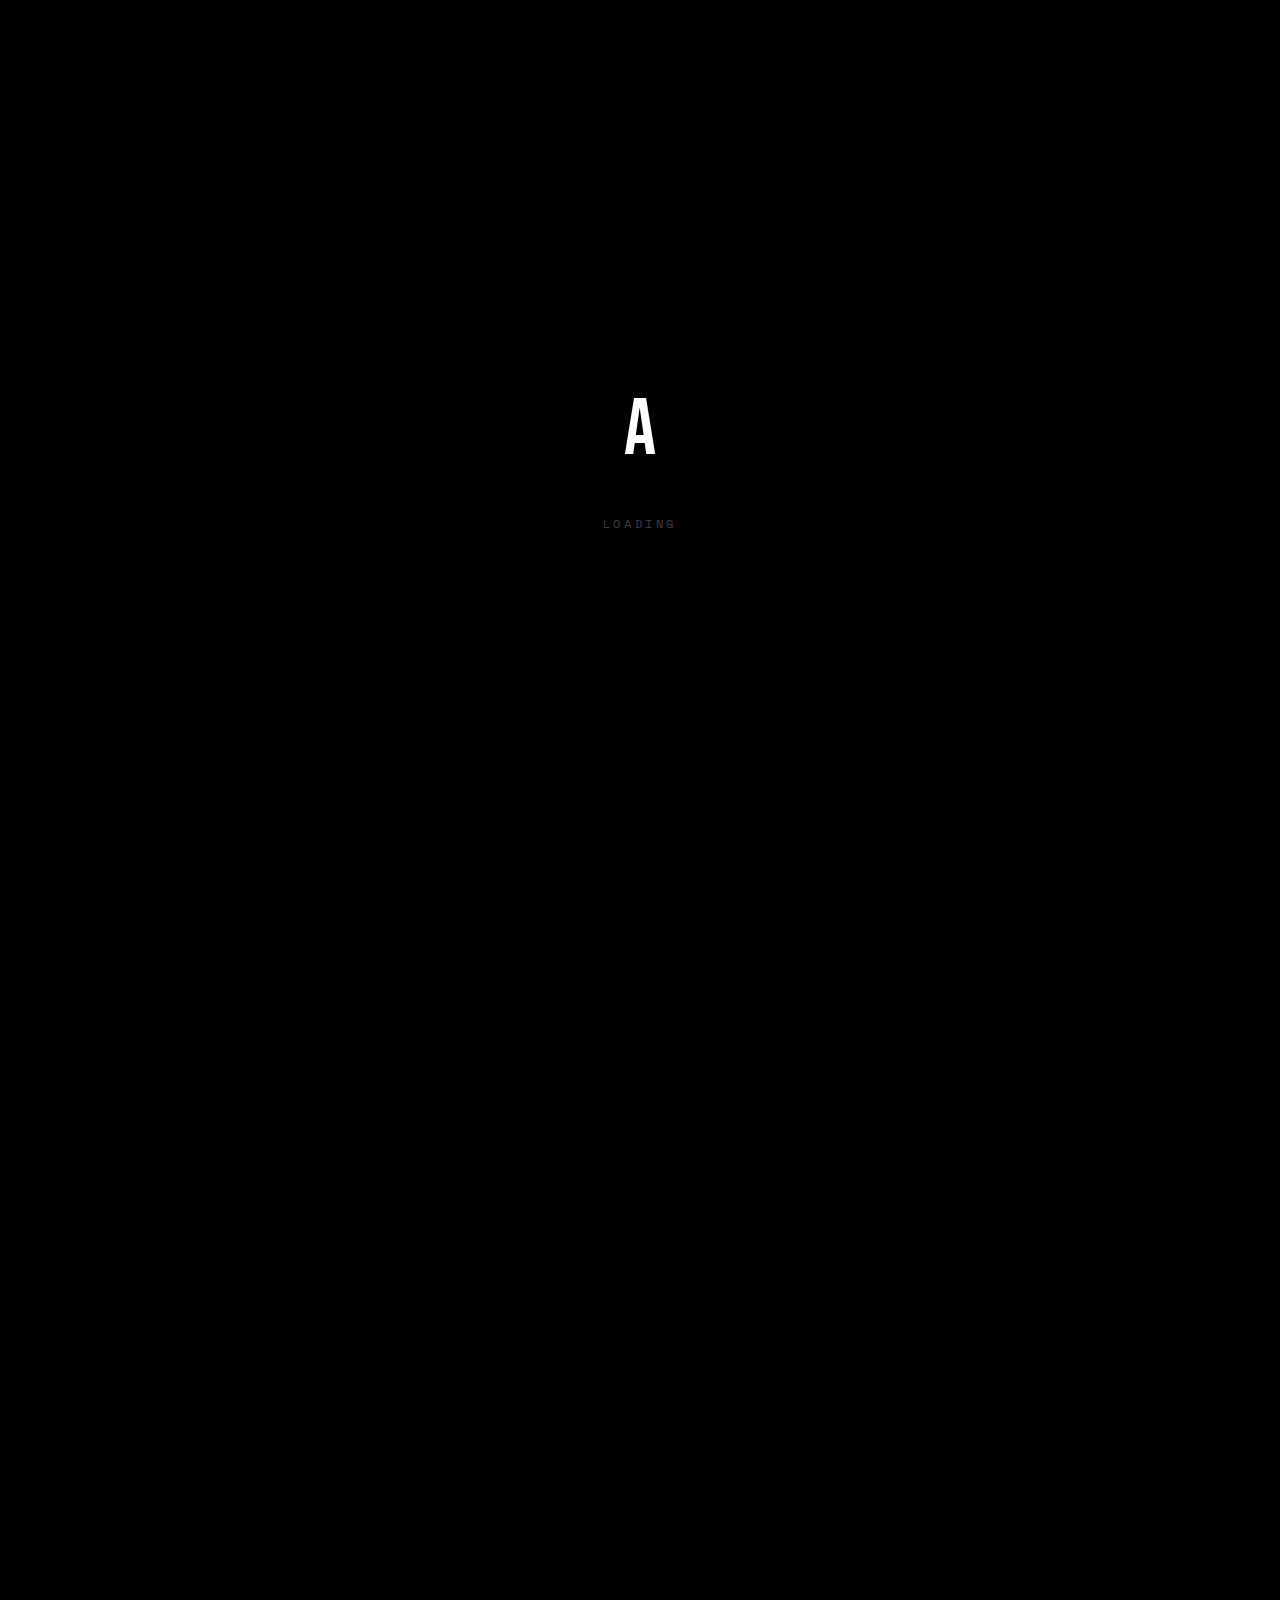
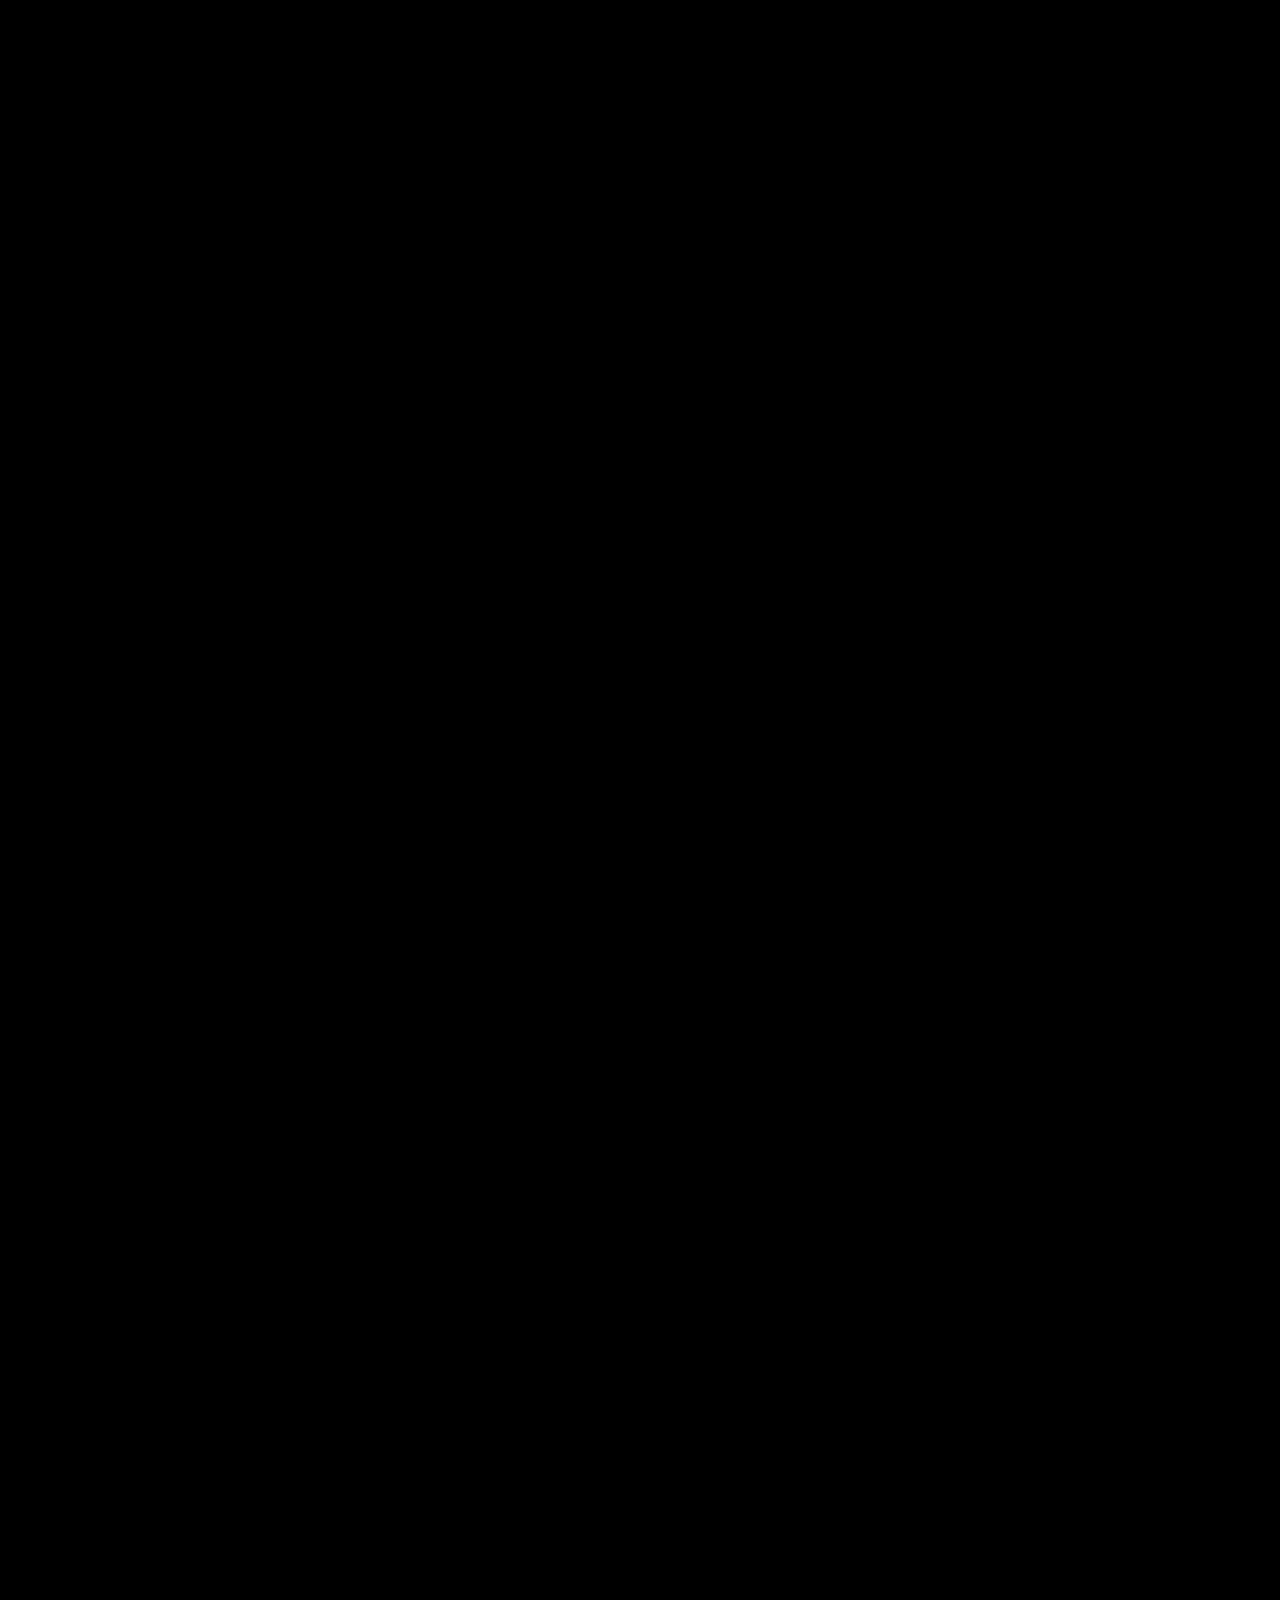
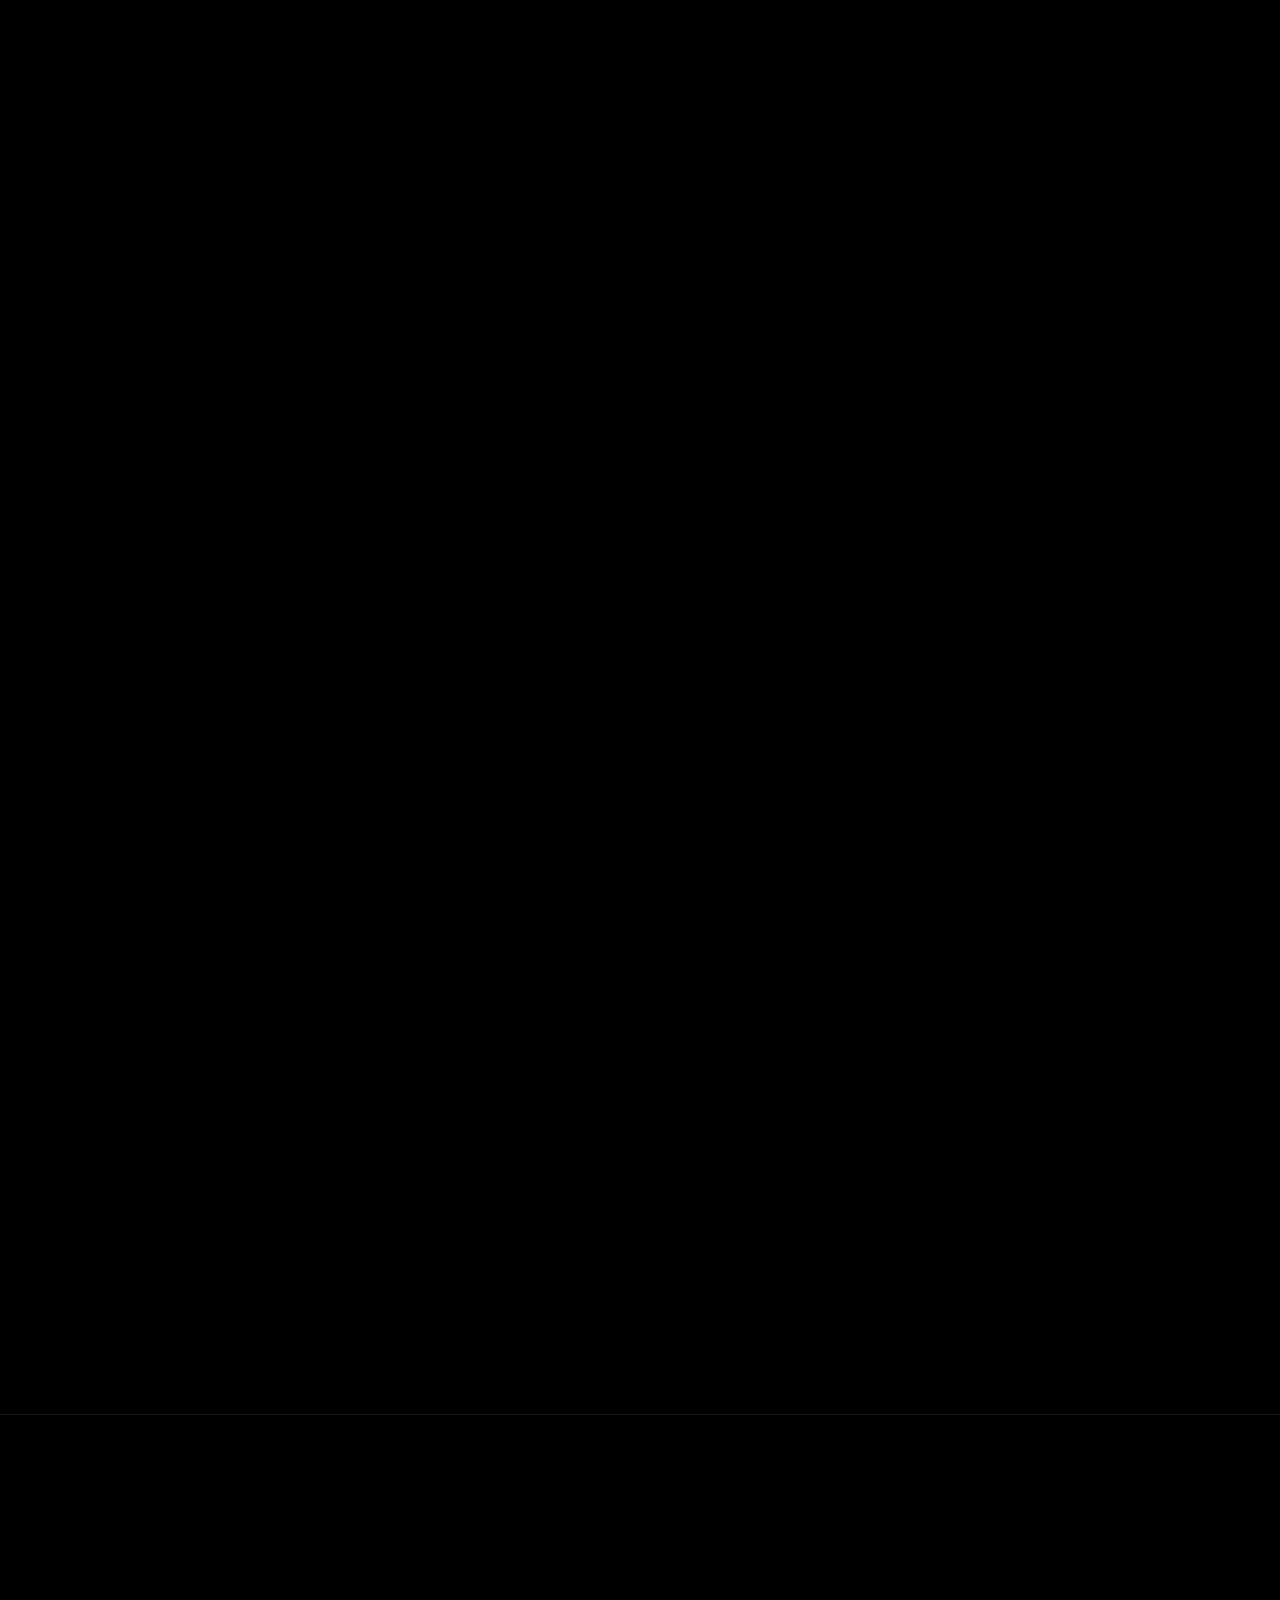
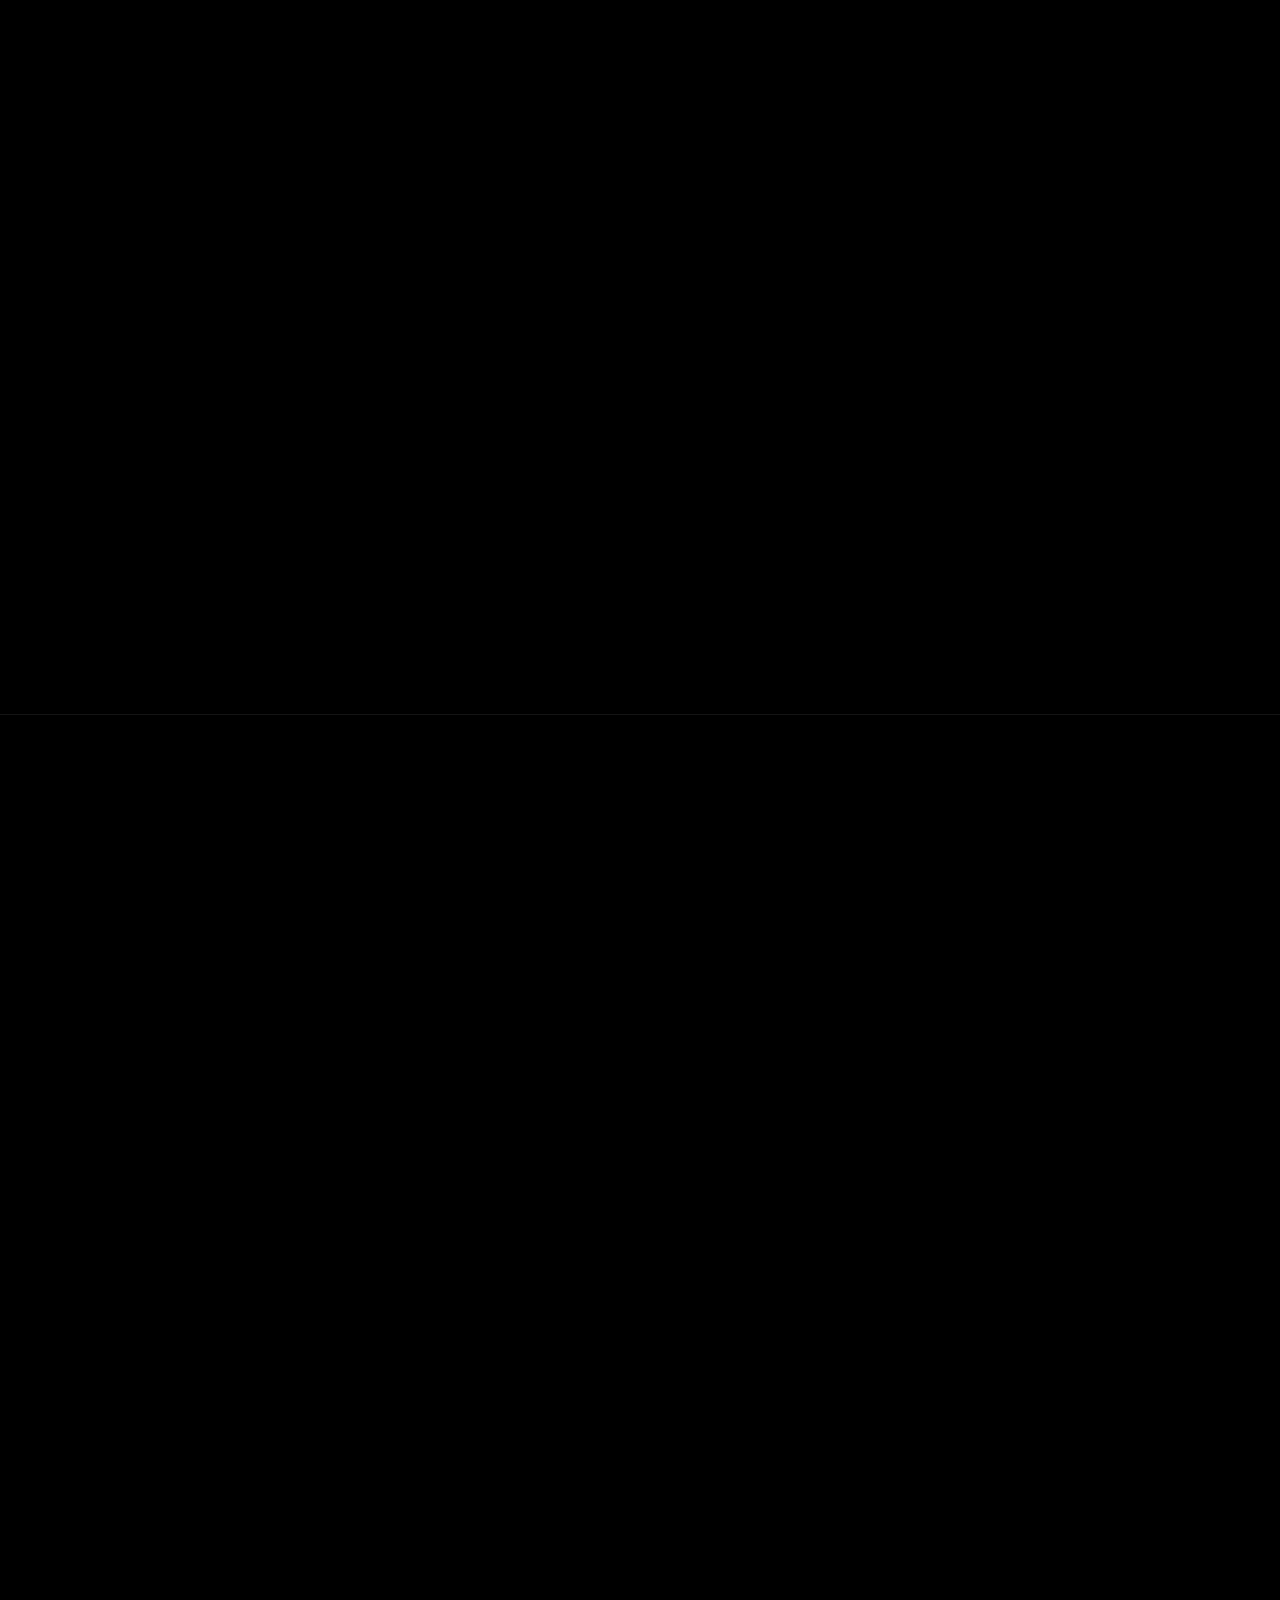
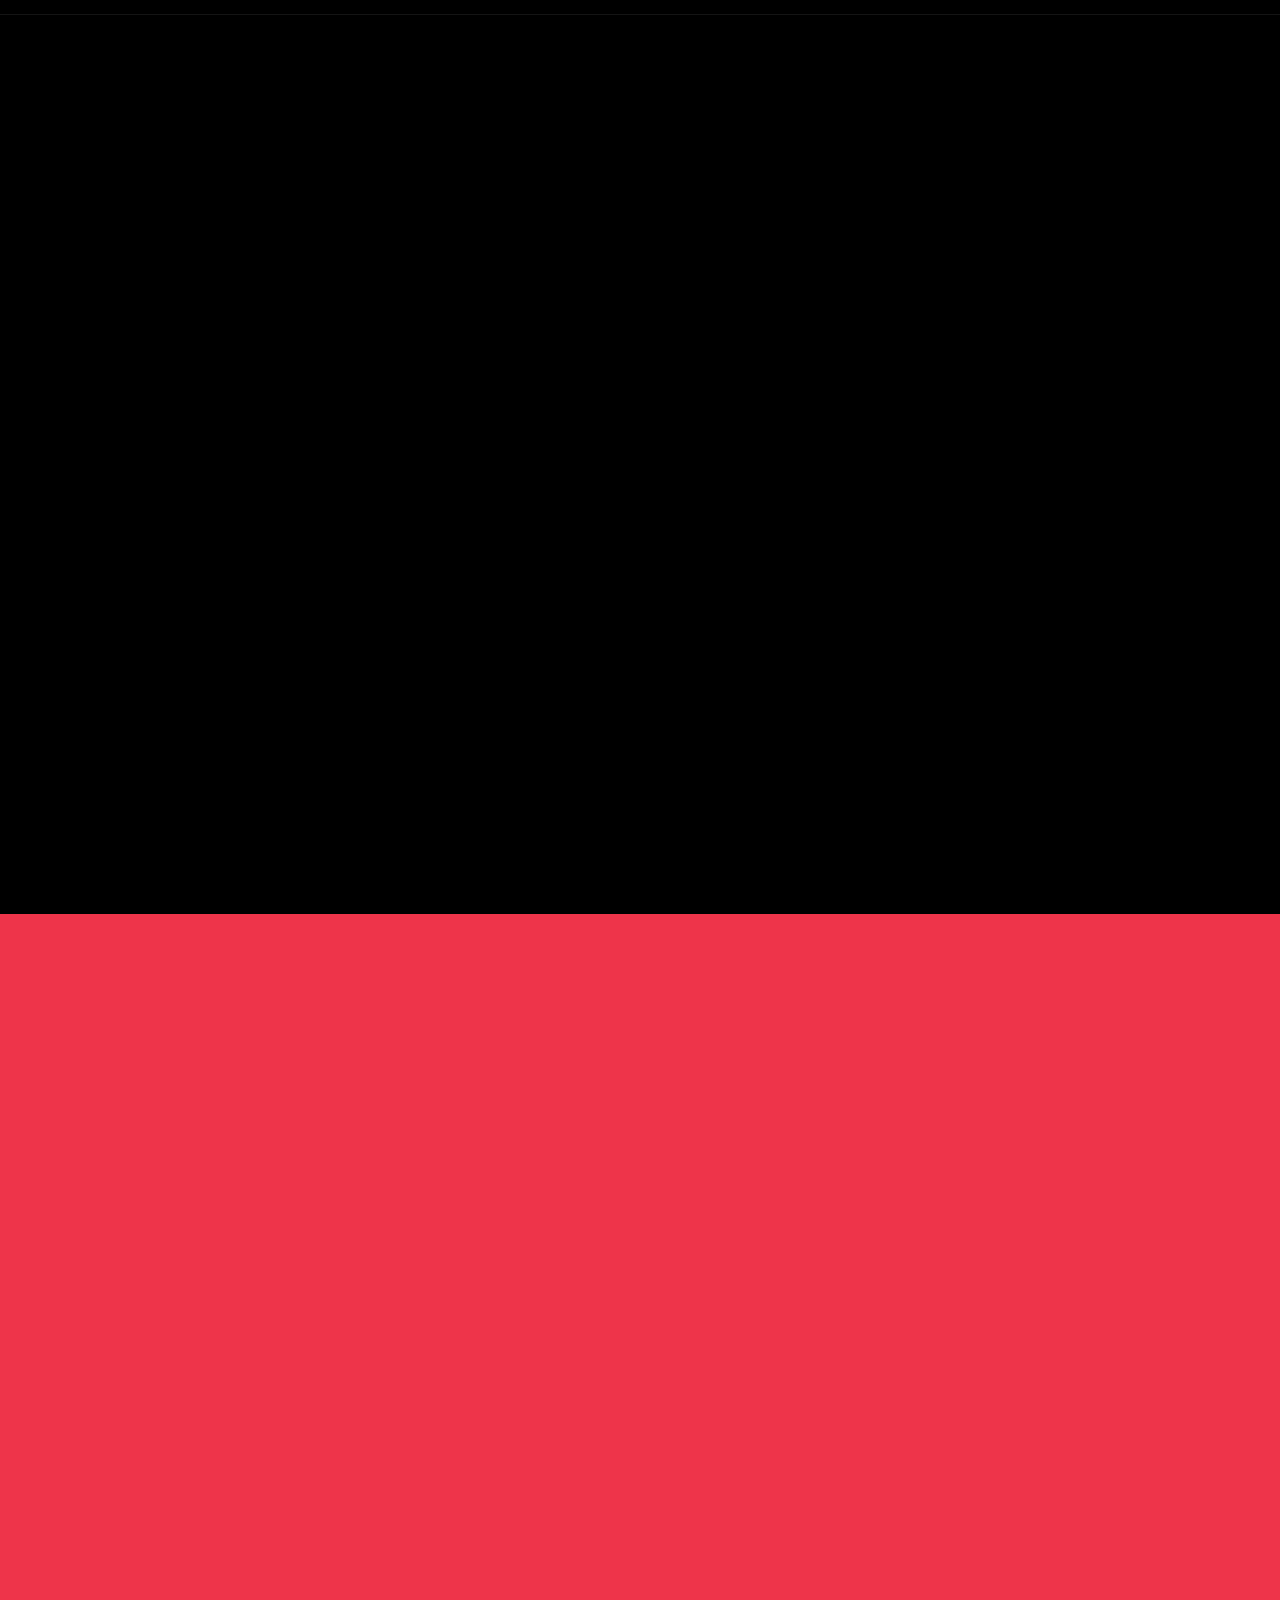
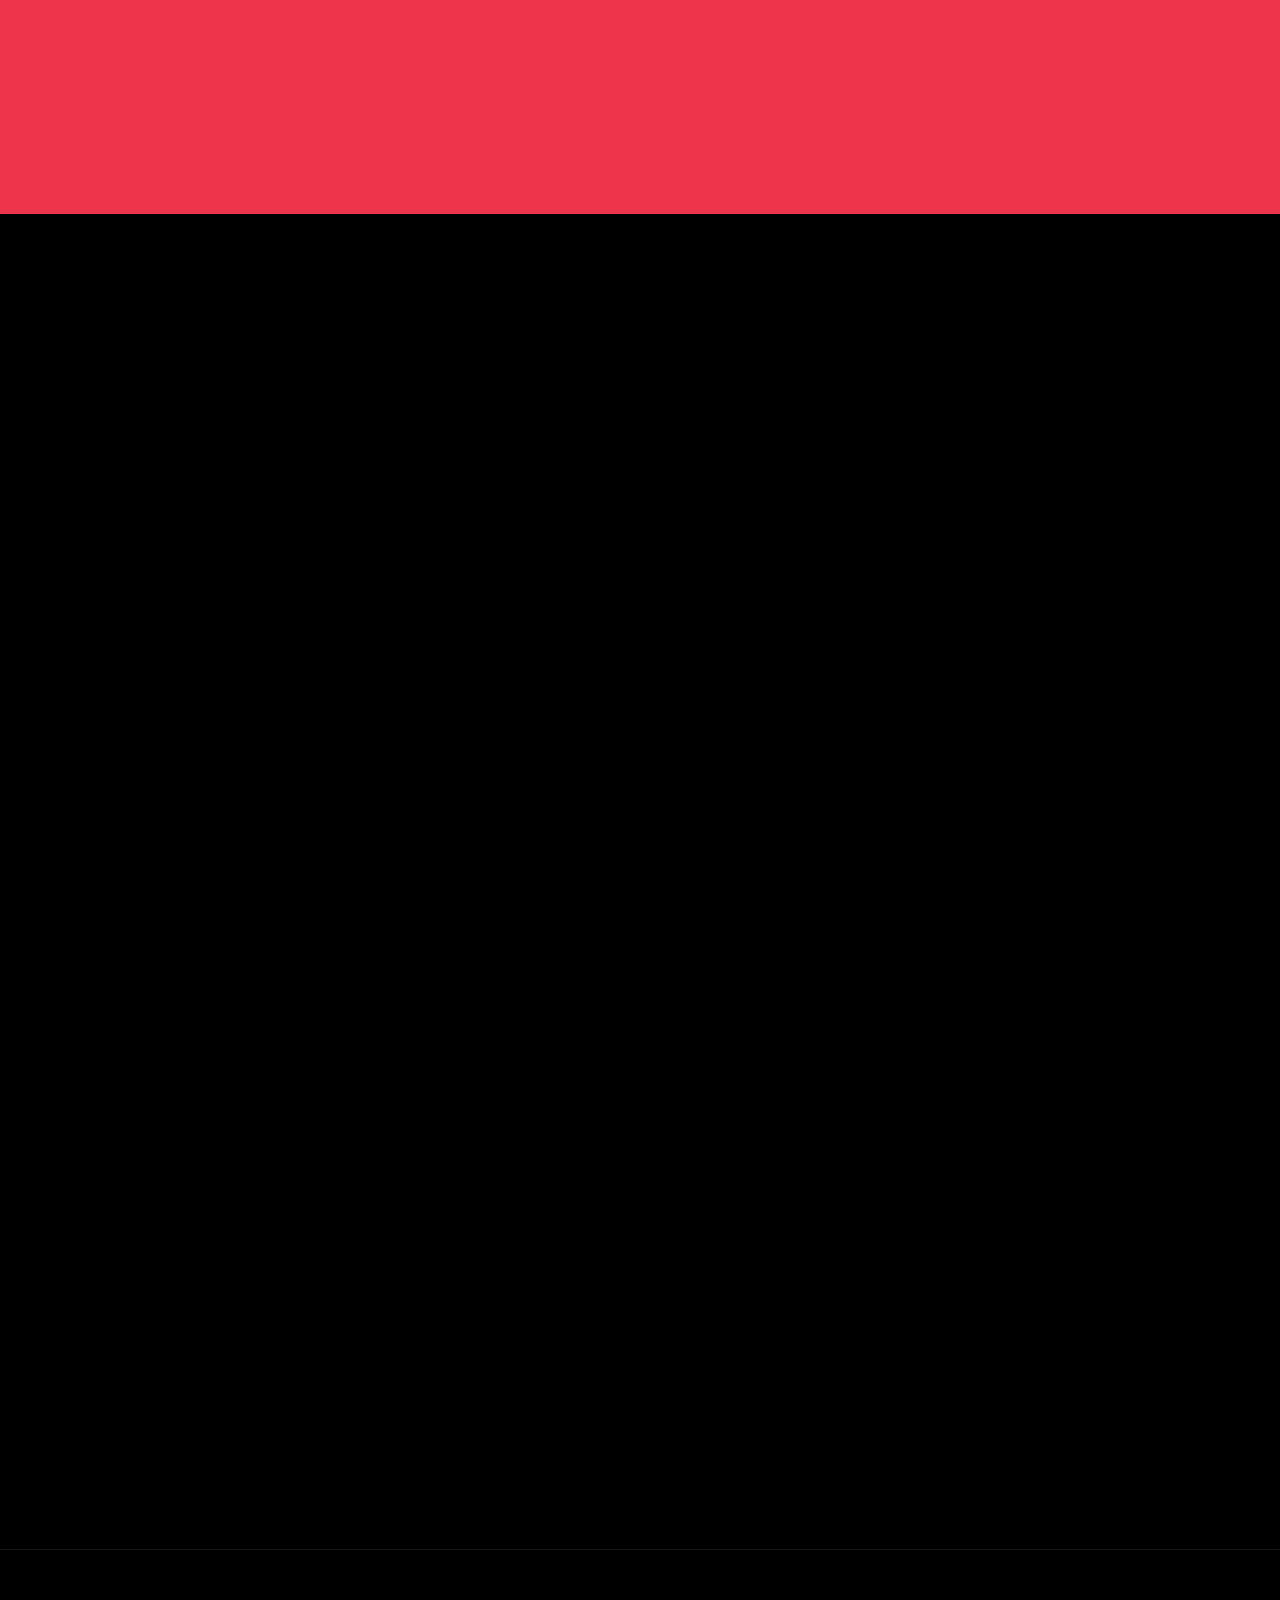
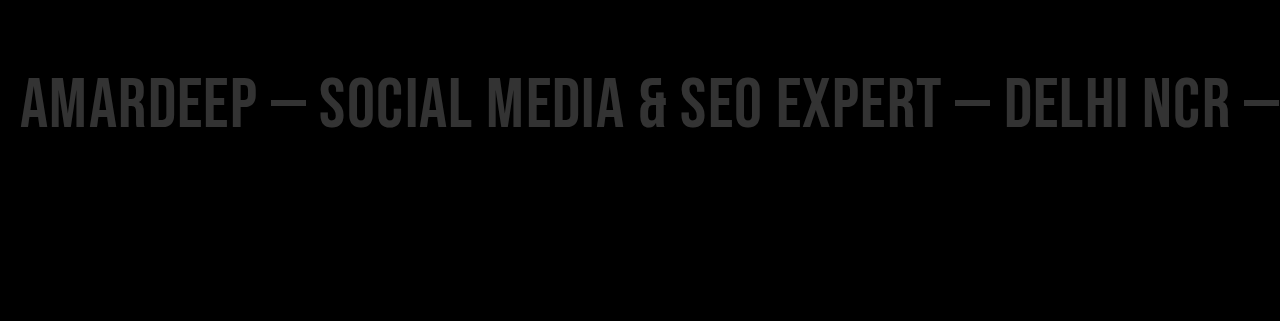
<file: index.html>
<!DOCTYPE html>
<html lang="en">

<head>
  <meta charset="UTF-8">
  <meta name="viewport" content="width=device-width, initial-scale=1.0">

  <!-- Primary Meta Tags -->
  <title>Amardeep — Social Media & SEO Expert</title>
  <meta name="title" content="Amardeep — Social Media & SEO Expert">
  <meta name="description"
    content="A Delhi NCR based Social Media Marketing & SEO Expert with AI-powered strategies that convert.">
  <meta name="author" content="Amardeep">

  <!-- Fonts -->
  <link rel="preconnect" href="https://fonts.googleapis.com">
  <link rel="preconnect" href="https://fonts.gstatic.com" crossorigin>
  <link
    href="https://fonts.googleapis.com/css2?family=Bebas+Neue&family=Inter:wght@400;500;600&family=Space+Mono:wght@400;700&display=swap"
    rel="stylesheet">

  <!-- Styles -->
  <link rel="stylesheet" href="styles.css">
</head>

<body>
  <!-- Loading Screen -->
  <div class="loader" id="loader">
    <div class="loader__content">
      <div class="loader__logo">A</div>
      <div class="loader__text">Loading</div>
    </div>
  </div>

  <!-- Progress Bar -->
  <div class="progress-bar" id="progressBar"></div>

  <!-- Main Content -->
  <main class="story">

    <!-- Chapter 1: The Opening -->
    <section class="chapter chapter--hero" id="hero">
      <div class="chapter__background">
        <div class="hero-image" id="heroImage">
          <img src="amardeep.png" alt="Amardeep">
        </div>
      </div>

      <div class="chapter__content">
        <div class="hero-intro">
          <p class="chapter__overline fade-up">Delhi NCR, India</p>
          <h1 class="hero-title">
            <span class="line fade-up delay-1">I'm</span>
            <span class="line fade-up delay-2"><span class="accent">Amardeep</span></span>
          </h1>
        </div>

        <div class="marquee fade-up delay-3">
          <div class="marquee__track">
            <span>Social Media & SEO Expert — Social Media & SEO Expert — Social Media & SEO Expert — </span>
            <span>Social Media & SEO Expert — Social Media & SEO Expert — Social Media & SEO Expert — </span>
          </div>
        </div>

        <div class="scroll-indicator fade-up delay-4">
          <span class="scroll-indicator__text">Scroll to read my story</span>
          <div class="scroll-indicator__line"></div>
        </div>
      </div>
    </section>

    <!-- Chapter 2: The Beginning -->
    <section class="chapter chapter--text" id="story-start">
      <div class="chapter__content">
        <p class="chapter__overline fade-up">Chapter One</p>
        <h2 class="chapter__title fade-up delay-1">The Beginning</h2>
        <div class="chapter__body">
          <p class="large-text fade-up delay-2">
            Every story has a beginning. Mine started with a simple question:
          </p>
          <p class="highlight-text fade-up delay-3">
            How do brands cut through the noise in a world drowning in content?
          </p>
          <p class="body-text fade-up delay-4">
            That question led me down a path of discovery — from understanding
            algorithms to mastering the art of human connection through screens.
          </p>
        </div>
      </div>
    </section>

    <!-- Chapter 3: The Journey -->
    <section class="chapter chapter--journey" id="journey">
      <div class="chapter__content">
        <p class="chapter__overline fade-up">Chapter Two</p>
        <h2 class="chapter__title fade-up delay-1">The Journey</h2>

        <div class="timeline">
          <div class="timeline__item fade-up delay-2">
            <div class="timeline__marker"></div>
            <div class="timeline__content">
              <span class="timeline__label">Education</span>
              <h3 class="timeline__title">Passed 12th</h3>
              <p class="timeline__text">Where the foundation was laid.</p>
            </div>
          </div>

          <div class="timeline__item fade-up delay-3">
            <div class="timeline__marker active"></div>
            <div class="timeline__content">
              <span class="timeline__label">Currently</span>
              <h3 class="timeline__title">MBA Integrated</h3>
              <p class="timeline__text">In Progress — Learning the language of business.</p>
            </div>
          </div>

          <div class="timeline__item fade-up delay-4">
            <div class="timeline__marker"></div>
            <div class="timeline__content">
              <span class="timeline__label">Certification</span>
              <h3 class="timeline__title">AI Generative Course</h3>
              <p class="timeline__text">Embracing the future of marketing.</p>
            </div>
          </div>

          <div class="timeline__item fade-up delay-5">
            <div class="timeline__marker accent"></div>
            <div class="timeline__content">
              <span class="timeline__label">Experience</span>
              <h3 class="timeline__title">1.2 Years</h3>
              <p class="timeline__text">Building brands. Driving results. Learning daily.</p>
            </div>
          </div>
        </div>
      </div>
    </section>

    <!-- Chapter 4: What I Do -->
    <section class="chapter chapter--skills" id="skills">
      <div class="chapter__content">
        <p class="chapter__overline fade-up">Chapter Three</p>
        <h2 class="chapter__title fade-up delay-1">What I Do</h2>

        <div class="chapter__body">
          <p class="large-text fade-up delay-2">
            I turn ideas into searchable, scroll-stopping experiences.
          </p>
        </div>

        <div class="skills-list">
          <div class="skill fade-up delay-3">
            <span class="skill__number">01</span>
            <h3 class="skill__title">Social Media Marketing</h3>
            <p class="skill__text">Building brand presence and engagement across platforms with data-driven content
              strategies.</p>
          </div>

          <div class="skill fade-up delay-4">
            <span class="skill__number">02</span>
            <h3 class="skill__title">SEO Optimization</h3>
            <p class="skill__text">Improving search rankings through technical SEO, content optimization, and strategic
              link building.</p>
          </div>

          <div class="skill fade-up delay-5">
            <span class="skill__number">03</span>
            <h3 class="skill__title">Content Strategy</h3>
            <p class="skill__text">Creating compelling narratives that resonate with audiences and drive meaningful
              conversions.</p>
          </div>

          <div class="skill fade-up delay-6">
            <span class="skill__number">04</span>
            <h3 class="skill__title">AI-Powered Campaigns</h3>
            <p class="skill__text">Leveraging artificial intelligence to create smarter, more effective marketing
              campaigns.</p>
          </div>
        </div>
      </div>
    </section>

    <!-- Chapter 5: The Work -->
    <section class="chapter chapter--work" id="work">
      <div class="chapter__content">
        <p class="chapter__overline fade-up">Chapter Four</p>
        <h2 class="chapter__title fade-up delay-1">The Work</h2>

        <div class="chapter__body">
          <p class="body-text fade-up delay-2">
            Here are some of the projects where I've made an impact.
          </p>
        </div>
      </div>
    </section>

    <!-- Project 1 -->
    <section class="chapter chapter--project" id="project-1">
      <div class="chapter__content">
        <div class="project">
          <span class="project__number fade-up">01</span>
          <h3 class="project__title fade-up delay-1">PreLaunchNCR</h3>
          <p class="project__desc fade-up delay-2">
            Complete digital presence for pre-launch real estate properties in NCR.
            Built SEO strategy that drives qualified leads and maximizes engagement
            for property launches.
          </p>
          <div class="project__meta fade-up delay-3">
            <span class="project__tag">SEO</span>
            <span class="project__tag">Real Estate</span>
            <span class="project__tag">Lead Generation</span>
          </div>
          <div class="project__role fade-up delay-4">
            <span class="label">Role</span>
            <span class="value">SEO & Social Media Lead</span>
          </div>
          <a href="https://www.prelaunchncr.com/" target="_blank" rel="noopener noreferrer"
            class="project__link fade-up delay-5">
            prelaunchncr.com
          </a>
        </div>
      </div>
    </section>

    <!-- Project 2 -->
    <section class="chapter chapter--project" id="project-2">
      <div class="chapter__content">
        <div class="project">
          <span class="project__number fade-up">02</span>
          <h3 class="project__title fade-up delay-1">LuxuryHomesNCR</h3>
          <p class="project__desc fade-up delay-2">
            Premium luxury real estate marketing with high-end visual content
            and targeted social media campaigns designed for affluent buyers
            seeking exclusive properties.
          </p>
          <div class="project__meta fade-up delay-3">
            <span class="project__tag">Social Media</span>
            <span class="project__tag">Luxury</span>
            <span class="project__tag">Content Strategy</span>
          </div>
          <div class="project__role fade-up delay-4">
            <span class="label">Role</span>
            <span class="value">Social Media & Content Lead</span>
          </div>
          <a href="https://luxuryhomesncr.com/" target="_blank" rel="noopener noreferrer"
            class="project__link fade-up delay-5">
            luxuryhomesncr.com
          </a>
        </div>
      </div>
    </section>

    <!-- Project 3 -->
    <section class="chapter chapter--project" id="project-3">
      <div class="chapter__content">
        <div class="project">
          <span class="project__number fade-up">03</span>
          <h3 class="project__title fade-up delay-1">Finding Home</h3>
          <p class="project__desc fade-up delay-2">
            Client project focused on property discovery and matching.
            Built engagement through community-driven content strategy
            and personalized outreach campaigns.
          </p>
          <div class="project__meta fade-up delay-3">
            <span class="project__tag">Strategy</span>
            <span class="project__tag">Community</span>
            <span class="project__tag">Engagement</span>
          </div>
          <div class="project__role fade-up delay-4">
            <span class="label">Role</span>
            <span class="value">Full Digital Strategy</span>
          </div>
          <span class="project__link fade-up delay-5">
            Client Project
          </span>
        </div>
      </div>
    </section>

    <!-- Chapter 6: The Numbers -->
    <section class="chapter chapter--stats" id="stats">
      <div class="chapter__content">
        <p class="chapter__overline fade-up">Chapter Five</p>
        <h2 class="chapter__title fade-up delay-1">The Numbers</h2>

        <div class="stats">
          <div class="stat fade-up delay-2">
            <span class="stat__value" data-count="3">3+</span>
            <span class="stat__label">Projects Delivered</span>
          </div>
          <div class="stat fade-up delay-3">
            <span class="stat__value">1.2</span>
            <span class="stat__label">Years of Experience</span>
          </div>
          <div class="stat fade-up delay-4">
            <span class="stat__value">AI</span>
            <span class="stat__label">Certified</span>
          </div>
          <div class="stat fade-up delay-5">
            <span class="stat__value">24h</span>
            <span class="stat__label">Average Response</span>
          </div>
        </div>
      </div>
    </section>

    <!-- Chapter 7: Let's Connect -->
    <section class="chapter chapter--contact" id="contact">
      <div class="chapter__content">
        <p class="chapter__overline fade-up">The Next Chapter</p>
        <h2 class="chapter__title fade-up delay-1">
          Let's Write<br>
          <span class="accent">Together</span>
        </h2>

        <div class="chapter__body">
          <p class="large-text fade-up delay-2">
            Every great project starts with a conversation.
          </p>
          <p class="body-text fade-up delay-3">
            I'm available for freelance projects and collaborations.
            Let's create something remarkable.
          </p>
        </div>

        <div class="contact-list">
          <div class="contact-item fade-up delay-4">
            <span class="contact-item__label">Email</span>
            <a href="mailto:amardeep@example.com" class="contact-item__value">
              amardeep@example.com
            </a>
          </div>

          <div class="contact-item fade-up delay-5">
            <span class="contact-item__label">Phone</span>
            <a href="tel:+91XXXXXXXXXX" class="contact-item__value">
              +91 XXXXXXXXXX
            </a>
          </div>

          <div class="contact-item fade-up delay-6">
            <span class="contact-item__label">Location</span>
            <span class="contact-item__value">Delhi NCR, India</span>
          </div>

          <div class="contact-item fade-up delay-7">
            <span class="contact-item__label">LinkedIn</span>
            <a href="https://linkedin.com/in/amardeep" target="_blank" class="contact-item__value">
              linkedin.com/in/amardeep
            </a>
          </div>

          <div class="contact-item fade-up delay-8">
            <span class="contact-item__label">Instagram</span>
            <a href="https://instagram.com/amardeep" target="_blank" class="contact-item__value">
              @amardeep
            </a>
          </div>
        </div>
      </div>
    </section>

    <!-- Footer -->
    <footer class="chapter chapter--footer">
      <div class="chapter__content">
        <div class="footer-marquee">
          <div class="marquee">
            <div class="marquee__track slow">
              <span>Amardeep — Social Media & SEO Expert — Delhi NCR — </span>
              <span>Amardeep — Social Media & SEO Expert — Delhi NCR — </span>
            </div>
          </div>
        </div>
        <div class="footer-bottom fade-up">
          <span>2026 Amardeep</span>
          <span>All rights reserved</span>
        </div>
      </div>
    </footer>
  </main>

  <!-- JavaScript -->
  <script src="app.js"></script>
</body>


</html>
</file>
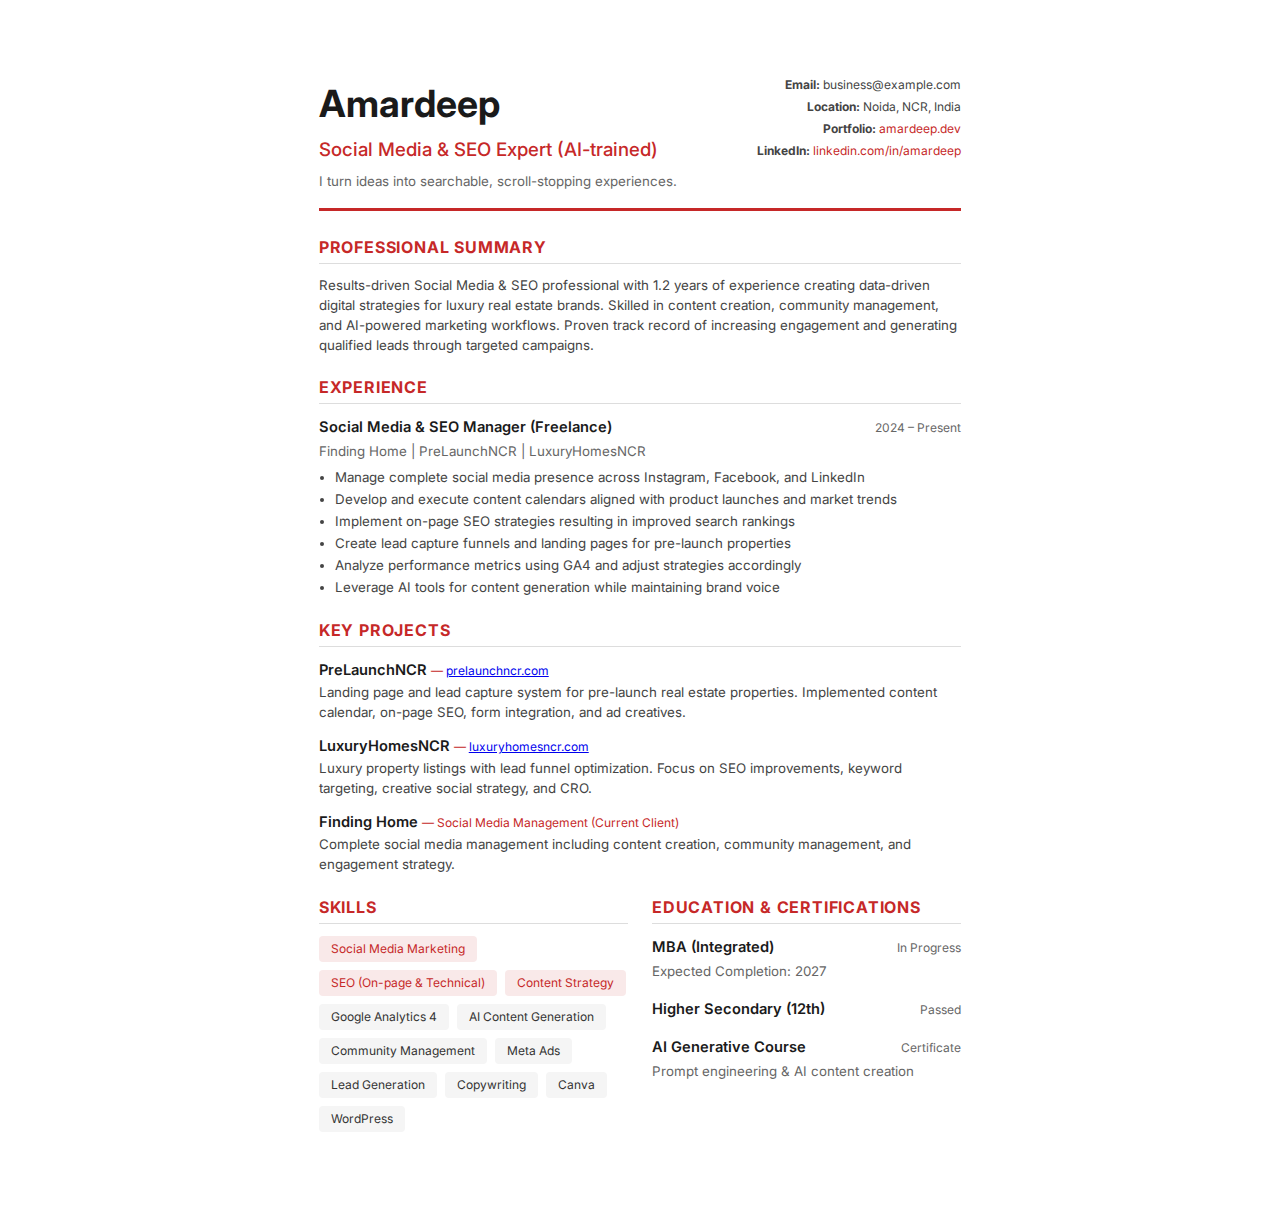
<file: cv-template.html>
<!DOCTYPE html>
<html lang="en">

<head>
    <meta charset="UTF-8">
    <meta name="viewport" content="width=device-width, initial-scale=1.0">
    <title>Amardeep - CV | Social Media & SEO Expert</title>
    <link href="https://fonts.googleapis.com/css2?family=Inter:wght@400;500;600;700&display=swap" rel="stylesheet">
    <style>
        * {
            margin: 0;
            padding: 0;
            box-sizing: border-box;
        }

        body {
            font-family: 'Inter', sans-serif;
            font-size: 11pt;
            line-height: 1.5;
            color: #1a1a1a;
            background: #fff;
        }

        .cv {
            max-width: 210mm;
            margin: 0 auto;
            padding: 20mm;
        }

        /* Header */
        .cv-header {
            display: flex;
            justify-content: space-between;
            align-items: flex-start;
            margin-bottom: 24px;
            padding-bottom: 16px;
            border-bottom: 3px solid #C62828;
        }

        .cv-name {
            font-size: 28pt;
            font-weight: 700;
            color: #1a1a1a;
            margin-bottom: 4px;
        }

        .cv-title {
            font-size: 14pt;
            font-weight: 500;
            color: #C62828;
            margin-bottom: 8px;
        }

        .cv-tagline {
            font-size: 10pt;
            color: #666;
        }

        .cv-contact {
            text-align: right;
            font-size: 9pt;
            color: #444;
        }

        .cv-contact div {
            margin-bottom: 4px;
        }

        .cv-contact a {
            color: #C62828;
            text-decoration: none;
        }

        /* Sections */
        .cv-section {
            margin-bottom: 20px;
        }

        .cv-section-title {
            font-size: 12pt;
            font-weight: 700;
            color: #C62828;
            text-transform: uppercase;
            letter-spacing: 0.05em;
            margin-bottom: 12px;
            padding-bottom: 4px;
            border-bottom: 1px solid #ddd;
        }

        /* Experience */
        .cv-item {
            margin-bottom: 16px;
        }

        .cv-item-header {
            display: flex;
            justify-content: space-between;
            align-items: baseline;
            margin-bottom: 4px;
        }

        .cv-item-title {
            font-size: 11pt;
            font-weight: 600;
            color: #1a1a1a;
        }

        .cv-item-date {
            font-size: 9pt;
            color: #666;
        }

        .cv-item-subtitle {
            font-size: 10pt;
            color: #666;
            margin-bottom: 6px;
        }

        .cv-item-desc {
            font-size: 10pt;
            color: #444;
        }

        .cv-item-desc ul {
            margin-left: 16px;
            margin-top: 4px;
        }

        .cv-item-desc li {
            margin-bottom: 2px;
        }

        /* Skills */
        .cv-skills {
            display: flex;
            flex-wrap: wrap;
            gap: 8px;
        }

        .cv-skill {
            display: inline-block;
            padding: 4px 12px;
            background: #f5f5f5;
            border-radius: 4px;
            font-size: 9pt;
            color: #333;
        }

        .cv-skill--primary {
            background: rgba(198, 40, 40, 0.1);
            color: #C62828;
        }

        /* Projects */
        .cv-project {
            margin-bottom: 12px;
        }

        .cv-project-title {
            font-weight: 600;
            color: #1a1a1a;
        }

        .cv-project-link {
            font-size: 9pt;
            color: #C62828;
        }

        .cv-project-desc {
            font-size: 10pt;
            color: #444;
            margin-top: 2px;
        }

        /* Two columns for skills/education */
        .cv-two-col {
            display: grid;
            grid-template-columns: 1fr 1fr;
            gap: 24px;
        }

        /* Print styles */
        @media print {
            body {
                -webkit-print-color-adjust: exact;
                print-color-adjust: exact;
            }

            .cv {
                padding: 15mm;
            }

            .cv-section {
                page-break-inside: avoid;
            }
        }

        @page {
            size: A4;
            margin: 0;
        }
    </style>
</head>

<body>
    <div class="cv">
        <!-- Header -->
        <header class="cv-header">
            <div>
                <h1 class="cv-name">Amardeep</h1>
                <p class="cv-title">Social Media & SEO Expert (AI-trained)</p>
                <p class="cv-tagline">I turn ideas into searchable, scroll-stopping experiences.</p>
            </div>
            <div class="cv-contact">
                <div><strong>Email:</strong> business@example.com</div>
                <div><strong>Location:</strong> Noida, NCR, India</div>
                <div><strong>Portfolio:</strong> <a href="https://amardeep.dev">amardeep.dev</a></div>
                <div><strong>LinkedIn:</strong> <a href="#">linkedin.com/in/amardeep</a></div>
            </div>
        </header>

        <!-- Summary -->
        <section class="cv-section">
            <h2 class="cv-section-title">Professional Summary</h2>
            <p class="cv-item-desc">
                Results-driven Social Media & SEO professional with 1.2 years of experience creating data-driven digital
                strategies for luxury real estate brands. Skilled in content creation, community management, and
                AI-powered marketing workflows. Proven track record of increasing engagement and generating qualified
                leads through targeted campaigns.
            </p>
        </section>

        <!-- Experience -->
        <section class="cv-section">
            <h2 class="cv-section-title">Experience</h2>

            <div class="cv-item">
                <div class="cv-item-header">
                    <span class="cv-item-title">Social Media & SEO Manager (Freelance)</span>
                    <span class="cv-item-date">2024 – Present</span>
                </div>
                <div class="cv-item-subtitle">Finding Home | PreLaunchNCR | LuxuryHomesNCR</div>
                <div class="cv-item-desc">
                    <ul>
                        <li>Manage complete social media presence across Instagram, Facebook, and LinkedIn</li>
                        <li>Develop and execute content calendars aligned with product launches and market trends</li>
                        <li>Implement on-page SEO strategies resulting in improved search rankings</li>
                        <li>Create lead capture funnels and landing pages for pre-launch properties</li>
                        <li>Analyze performance metrics using GA4 and adjust strategies accordingly</li>
                        <li>Leverage AI tools for content generation while maintaining brand voice</li>
                    </ul>
                </div>
            </div>
        </section>

        <!-- Projects -->
        <section class="cv-section">
            <h2 class="cv-section-title">Key Projects</h2>

            <div class="cv-project">
                <span class="cv-project-title">PreLaunchNCR</span>
                <span class="cv-project-link">— <a href="https://www.prelaunchncr.com/">prelaunchncr.com</a></span>
                <p class="cv-project-desc">
                    Landing page and lead capture system for pre-launch real estate properties. Implemented content
                    calendar, on-page SEO, form integration, and ad creatives.
                </p>
            </div>

            <div class="cv-project">
                <span class="cv-project-title">LuxuryHomesNCR</span>
                <span class="cv-project-link">— <a href="https://luxuryhomesncr.com/">luxuryhomesncr.com</a></span>
                <p class="cv-project-desc">
                    Luxury property listings with lead funnel optimization. Focus on SEO improvements, keyword
                    targeting, creative social strategy, and CRO.
                </p>
            </div>

            <div class="cv-project">
                <span class="cv-project-title">Finding Home</span>
                <span class="cv-project-link">— Social Media Management (Current Client)</span>
                <p class="cv-project-desc">
                    Complete social media management including content creation, community management, and engagement
                    strategy.
                </p>
            </div>
        </section>

        <!-- Two column layout -->
        <div class="cv-two-col">
            <!-- Skills -->
            <section class="cv-section">
                <h2 class="cv-section-title">Skills</h2>
                <div class="cv-skills">
                    <span class="cv-skill cv-skill--primary">Social Media Marketing</span>
                    <span class="cv-skill cv-skill--primary">SEO (On-page & Technical)</span>
                    <span class="cv-skill cv-skill--primary">Content Strategy</span>
                    <span class="cv-skill">Google Analytics 4</span>
                    <span class="cv-skill">AI Content Generation</span>
                    <span class="cv-skill">Community Management</span>
                    <span class="cv-skill">Meta Ads</span>
                    <span class="cv-skill">Lead Generation</span>
                    <span class="cv-skill">Copywriting</span>
                    <span class="cv-skill">Canva</span>
                    <span class="cv-skill">WordPress</span>
                </div>
            </section>

            <!-- Education -->
            <section class="cv-section">
                <h2 class="cv-section-title">Education & Certifications</h2>

                <div class="cv-item">
                    <div class="cv-item-header">
                        <span class="cv-item-title">MBA (Integrated)</span>
                        <span class="cv-item-date">In Progress</span>
                    </div>
                    <div class="cv-item-subtitle">Expected Completion: 2027</div>
                </div>

                <div class="cv-item">
                    <div class="cv-item-header">
                        <span class="cv-item-title">Higher Secondary (12th)</span>
                        <span class="cv-item-date">Passed</span>
                    </div>
                </div>

                <div class="cv-item">
                    <div class="cv-item-header">
                        <span class="cv-item-title">AI Generative Course</span>
                        <span class="cv-item-date">Certificate</span>
                    </div>
                    <div class="cv-item-subtitle">Prompt engineering & AI content creation</div>
                </div>
            </section>
        </div>

    </div>
</body>

</html>
</file>
<file: styles.css>
/* ============================================
   AMARDEEP PORTFOLIO - STORYTELLING THEME
   Dark minimal with narrative chapters
   ============================================ */

/* CSS Variables */
:root {
  --black: #000000;
  --white: #ffffff;
  --red: #EE344A;
  --gray-light: rgba(255, 255, 255, 0.6);
  --gray-dark: rgba(255, 255, 255, 0.25);
  --border: rgba(255, 255, 255, 0.08);

  --font-sans: 'Inter', sans-serif;
  --font-mono: 'Space Mono', monospace;
  --font-display: 'Bebas Neue', sans-serif;

  --ease: cubic-bezier(0.25, 0.46, 0.45, 0.94);
  --ease-out: cubic-bezier(0.22, 1, 0.36, 1);
  --ease-in-out: cubic-bezier(0.65, 0, 0.35, 1);
}

/* Reset */
*,
*::before,
*::after {
  margin: 0;
  padding: 0;
  box-sizing: border-box;
}

html {
  font-size: 62.5%;
  scroll-behavior: smooth;
  -webkit-font-smoothing: antialiased;
}

body {
  font-family: var(--font-sans);
  font-size: 1.6rem;
  line-height: 1.6;
  background: var(--black);
  color: var(--white);
  overflow-x: hidden;
}

/* Typography */
.accent {
  color: var(--red);
}

/* ============================================
   PROGRESS BAR
   ============================================ */
.progress-bar {
  position: fixed;
  top: 0;
  left: 0;
  height: 2px;
  background: var(--red);
  width: 0%;
  z-index: 1000;
  transition: width 0.1s linear;
}

/* ============================================
   LOADING SCREEN
   ============================================ */
.loader {
  position: fixed;
  inset: 0;
  z-index: 9999;
  background: var(--black);
  display: flex;
  align-items: center;
  justify-content: center;
  transition: opacity 0.8s var(--ease-out), visibility 0.8s;
}

.loader.hidden {
  opacity: 0;
  visibility: hidden;
}

.loader__content {
  text-align: center;
}

.loader__logo {
  font-family: var(--font-display);
  font-size: 8rem;
  color: var(--white);
  animation: pulse 1.5s ease-in-out infinite;
}

.loader__text {
  font-family: var(--font-mono);
  font-size: 1.2rem;
  text-transform: uppercase;
  letter-spacing: 0.3em;
  color: var(--gray-dark);
  margin-top: 2rem;
  animation: blink 1s ease-in-out infinite;
}

@keyframes pulse {

  0%,
  100% {
    opacity: 1;
    transform: scale(1);
  }

  50% {
    opacity: 0.5;
    transform: scale(0.98);
  }
}

@keyframes blink {

  0%,
  100% {
    opacity: 1;
  }

  50% {
    opacity: 0.3;
  }
}

/* ============================================
   CHAPTERS (Sections)
   ============================================ */
.chapter {
  position: relative;
  min-height: 100vh;
  display: flex;
  align-items: center;
  padding: 12rem 6vw;
}

@media (max-width: 768px) {
  .chapter {
    padding: 8rem 5vw;
  }
}

.chapter__content {
  width: 100%;
  max-width: 90rem;
  margin: 0 auto;
}

.chapter__overline {
  font-family: var(--font-mono);
  font-size: 1.2rem;
  text-transform: uppercase;
  letter-spacing: 0.2em;
  color: var(--gray-dark);
  margin-bottom: 2rem;
}

.chapter__title {
  font-family: var(--font-display);
  font-size: clamp(4rem, 8vw, 9rem);
  text-transform: uppercase;
  letter-spacing: -0.02em;
  line-height: 1;
  margin-bottom: 4rem;
}

.chapter__body {
  max-width: 60rem;
}

/* Text Styles */
.large-text {
  font-size: clamp(2.2rem, 3vw, 3.2rem);
  line-height: 1.4;
  color: var(--white);
  margin-bottom: 3rem;
}

.highlight-text {
  font-family: var(--font-display);
  font-size: clamp(2.8rem, 4vw, 4.5rem);
  text-transform: uppercase;
  color: var(--red);
  line-height: 1.2;
  margin-bottom: 3rem;
}

.body-text {
  font-size: 1.8rem;
  line-height: 1.7;
  color: var(--gray-light);
  margin-bottom: 2rem;
}

/* ============================================
   HERO CHAPTER
   ============================================ */
.chapter--hero {
  min-height: 100vh;
  justify-content: flex-end;
  padding-bottom: 10rem;
}

.chapter__background {
  position: absolute;
  inset: 0;
  display: flex;
  align-items: center;
  justify-content: center;
  pointer-events: none;
  z-index: 10;
}

.hero-image {
  width: 40vw;
  min-width: 24rem;
  max-width: 55rem;
  aspect-ratio: 1;
  transition: transform 0.05s linear, opacity 0.05s linear;
  pointer-events: auto;
}

.hero-image img {
  width: 100%;
  height: 100%;
  object-fit: cover;
  border-radius: 50%;
  filter: grayscale(100%);
  transition: filter 0.6s var(--ease);
  box-shadow: 0 0 120px rgba(0, 0, 0, 0.9);
}

.hero-image:hover img {
  filter: grayscale(0%);
}

.hero-intro {
  position: relative;
  z-index: 1;
  text-align: center;
  margin-bottom: 6rem;
  opacity: 0.15;
}

.hero-title {
  font-family: var(--font-display);
  font-size: clamp(6rem, 15vw, 20rem);
  text-transform: uppercase;
  line-height: 0.9;
  letter-spacing: -0.02em;
}

.hero-title .line {
  display: block;
}

/* Marquee */
.marquee {
  position: relative;
  overflow: hidden;
  width: 100vw;
  left: 50%;
  transform: translateX(-50%);
  padding: 2rem 0;
  mix-blend-mode: difference;
}

.marquee__track {
  display: flex;
  animation: scroll-left 40s linear infinite;
  white-space: nowrap;
}

.marquee__track span {
  font-family: var(--font-display);
  font-size: clamp(3rem, 6vw, 7rem);
  text-transform: uppercase;
  letter-spacing: 0.02em;
  padding: 0 2rem;
}

.marquee__track.slow {
  animation-duration: 60s;
}

@keyframes scroll-left {
  from {
    transform: translateX(0);
  }

  to {
    transform: translateX(-50%);
  }
}

/* Scroll Indicator */
.scroll-indicator {
  position: absolute;
  bottom: 6rem;
  left: 50%;
  transform: translateX(-50%);
  display: flex;
  flex-direction: column;
  align-items: center;
  gap: 1.5rem;
}

.scroll-indicator__text {
  font-family: var(--font-mono);
  font-size: 1.1rem;
  text-transform: uppercase;
  letter-spacing: 0.1em;
  color: var(--gray-dark);
}

.scroll-indicator__line {
  width: 1px;
  height: 6rem;
  background: linear-gradient(to bottom, var(--gray-dark), transparent);
  animation: scroll-line 2s ease-in-out infinite;
}

@keyframes scroll-line {

  0%,
  100% {
    opacity: 0.3;
    transform: scaleY(1);
  }

  50% {
    opacity: 1;
    transform: scaleY(1.2);
  }
}

/* ============================================
   TIMELINE
   ============================================ */
.timeline {
  position: relative;
  padding-left: 4rem;
  margin-top: 4rem;
}

.timeline::before {
  content: '';
  position: absolute;
  left: 0;
  top: 0;
  bottom: 0;
  width: 1px;
  background: var(--border);
}

.timeline__item {
  position: relative;
  padding-bottom: 5rem;
}

.timeline__item:last-child {
  padding-bottom: 0;
}

.timeline__marker {
  position: absolute;
  left: -4rem;
  top: 0.5rem;
  width: 9px;
  height: 9px;
  background: var(--gray-dark);
  border-radius: 50%;
  transform: translateX(-4px);
  transition: all 0.6s var(--ease);
}

.timeline__marker.active {
  background: var(--white);
  box-shadow: 0 0 20px rgba(255, 255, 255, 0.3);
}

.timeline__marker.accent {
  background: var(--red);
  box-shadow: 0 0 20px rgba(238, 52, 74, 0.3);
}

.timeline__item:hover .timeline__marker {
  transform: translateX(-4px) scale(1.5);
}

.timeline__label {
  font-family: var(--font-mono);
  font-size: 1.1rem;
  text-transform: uppercase;
  letter-spacing: 0.1em;
  color: var(--gray-dark);
  display: block;
  margin-bottom: 0.5rem;
}

.timeline__title {
  font-family: var(--font-display);
  font-size: clamp(2.4rem, 4vw, 3.6rem);
  text-transform: uppercase;
  margin-bottom: 0.8rem;
}

.timeline__text {
  font-size: 1.6rem;
  color: var(--gray-light);
}

/* ============================================
   SKILLS LIST
   ============================================ */
.skills-list {
  margin-top: 5rem;
  display: grid;
  gap: 4rem;
}

@media (min-width: 768px) {
  .skills-list {
    grid-template-columns: repeat(2, 1fr);
    gap: 5rem;
  }
}

.skill {
  position: relative;
  padding-left: 3rem;
  border-left: 1px solid var(--border);
  transition: border-color 0.6s var(--ease);
}

.skill:hover {
  border-color: var(--red);
}

.skill__number {
  font-family: var(--font-mono);
  font-size: 1.2rem;
  color: var(--red);
  display: block;
  margin-bottom: 1.5rem;
}

.skill__title {
  font-family: var(--font-display);
  font-size: 2.8rem;
  text-transform: uppercase;
  margin-bottom: 1rem;
}

.skill__text {
  font-size: 1.5rem;
  color: var(--gray-light);
  line-height: 1.6;
}

/* ============================================
   PROJECTS
   ============================================ */
.chapter--project {
  border-top: 1px solid var(--border);
}

.project {
  max-width: 70rem;
}

.project__number {
  font-family: var(--font-mono);
  font-size: 1.4rem;
  color: var(--red);
  display: block;
  margin-bottom: 2rem;
}

.project__title {
  font-family: var(--font-display);
  font-size: clamp(4rem, 8vw, 8rem);
  text-transform: uppercase;
  line-height: 1;
  margin-bottom: 3rem;
}

.project__desc {
  font-size: 1.8rem;
  line-height: 1.7;
  color: var(--gray-light);
  margin-bottom: 3rem;
}

.project__meta {
  display: flex;
  flex-wrap: wrap;
  gap: 1rem;
  margin-bottom: 3rem;
}

.project__tag {
  font-family: var(--font-mono);
  font-size: 1.1rem;
  text-transform: uppercase;
  letter-spacing: 0.05em;
  color: var(--gray-dark);
  padding: 0.6rem 1.2rem;
  border: 1px solid var(--border);
  transition: all 0.4s var(--ease);
}

.project__tag:hover {
  border-color: var(--white);
  color: var(--white);
}

.project__role {
  display: flex;
  gap: 2rem;
  align-items: center;
  margin-bottom: 3rem;
}

.project__role .label {
  font-family: var(--font-mono);
  font-size: 1.1rem;
  text-transform: uppercase;
  color: var(--gray-dark);
}

.project__role .value {
  font-size: 1.6rem;
  color: var(--white);
}

.project__link {
  font-family: var(--font-mono);
  font-size: 1.4rem;
  color: var(--red);
  text-decoration: none;
  display: inline-flex;
  align-items: center;
  gap: 1rem;
  padding: 1.5rem 0;
  border-bottom: 1px solid var(--red);
  transition: all 0.4s var(--ease);
}

a.project__link:hover {
  color: var(--white);
  border-color: var(--white);
  padding-left: 1rem;
}

/* ============================================
   STATS
   ============================================ */
.chapter--stats {
  background: var(--red);
}

.chapter--stats .chapter__overline,
.chapter--stats .chapter__title {
  color: var(--white);
}

.stats {
  display: grid;
  grid-template-columns: repeat(2, 1fr);
  gap: 4rem;
  margin-top: 5rem;
}

@media (min-width: 768px) {
  .stats {
    grid-template-columns: repeat(4, 1fr);
  }
}

.stat {
  text-align: center;
}

.stat__value {
  font-family: var(--font-display);
  font-size: clamp(4rem, 8vw, 7rem);
  color: var(--white);
  display: block;
  line-height: 1;
}

.stat__label {
  font-family: var(--font-mono);
  font-size: 1.1rem;
  text-transform: uppercase;
  letter-spacing: 0.05em;
  color: rgba(255, 255, 255, 0.7);
  margin-top: 1rem;
  display: block;
}

/* ============================================
   CONTACT
   ============================================ */
.contact-list {
  margin-top: 5rem;
  display: flex;
  flex-direction: column;
  gap: 3rem;
}

.contact-item {
  padding-bottom: 3rem;
  border-bottom: 1px solid var(--border);
  transition: border-color 0.4s var(--ease);
}

.contact-item:hover {
  border-color: var(--red);
}

.contact-item__label {
  font-family: var(--font-mono);
  font-size: 1.1rem;
  text-transform: uppercase;
  letter-spacing: 0.1em;
  color: var(--gray-dark);
  display: block;
  margin-bottom: 1rem;
}

.contact-item__value {
  font-size: clamp(1.8rem, 3vw, 2.4rem);
  color: var(--white);
  text-decoration: none;
  transition: color 0.4s var(--ease);
}

a.contact-item__value:hover {
  color: var(--red);
}

/* ============================================
   FOOTER
   ============================================ */
.chapter--footer {
  min-height: auto;
  padding: 8rem 6vw 4rem;
  border-top: 1px solid var(--border);
}

.footer-marquee {
  margin-bottom: 6rem;
  opacity: 0.2;
}

.footer-bottom {
  display: flex;
  justify-content: space-between;
  flex-wrap: wrap;
  gap: 2rem;
  font-family: var(--font-mono);
  font-size: 1.2rem;
  text-transform: uppercase;
  letter-spacing: 0.1em;
  color: var(--gray-dark);
}

/* ============================================
   ANIMATIONS
   ============================================ */
.fade-up {
  opacity: 0;
  transform: translateY(6rem);
  transition: opacity 1s var(--ease-out), transform 1s var(--ease-out);
}

.fade-up.visible {
  opacity: 1;
  transform: translateY(0);
}

.delay-1 {
  transition-delay: 0.1s;
}

.delay-2 {
  transition-delay: 0.2s;
}

.delay-3 {
  transition-delay: 0.3s;
}

.delay-4 {
  transition-delay: 0.4s;
}

.delay-5 {
  transition-delay: 0.5s;
}

.delay-6 {
  transition-delay: 0.6s;
}

.delay-7 {
  transition-delay: 0.7s;
}

.delay-8 {
  transition-delay: 0.8s;
}

/* Parallax animation for chapters */
.chapter--text,
.chapter--journey,
.chapter--skills,
.chapter--work,
.chapter--contact {
  opacity: 0;
  transform: translateY(10rem);
  transition: opacity 1.2s var(--ease-out), transform 1.2s var(--ease-out);
}

.chapter--text.visible,
.chapter--journey.visible,
.chapter--skills.visible,
.chapter--work.visible,
.chapter--contact.visible {
  opacity: 1;
  transform: translateY(0);
}

/* ============================================
   SCROLLBAR
   ============================================ */
::-webkit-scrollbar {
  width: 4px;
}

::-webkit-scrollbar-track {
  background: var(--black);
}

::-webkit-scrollbar-thumb {
  background: var(--gray-dark);
}

::-webkit-scrollbar-thumb:hover {
  background: var(--red);
}

/* ============================================
   REDUCED MOTION
   ============================================ */
@media (prefers-reduced-motion: reduce) {

  *,
  *::before,
  *::after {
    animation-duration: 0.01ms !important;
    animation-iteration-count: 1 !important;
    transition-duration: 0.01ms !important;
  }
}
</file>
